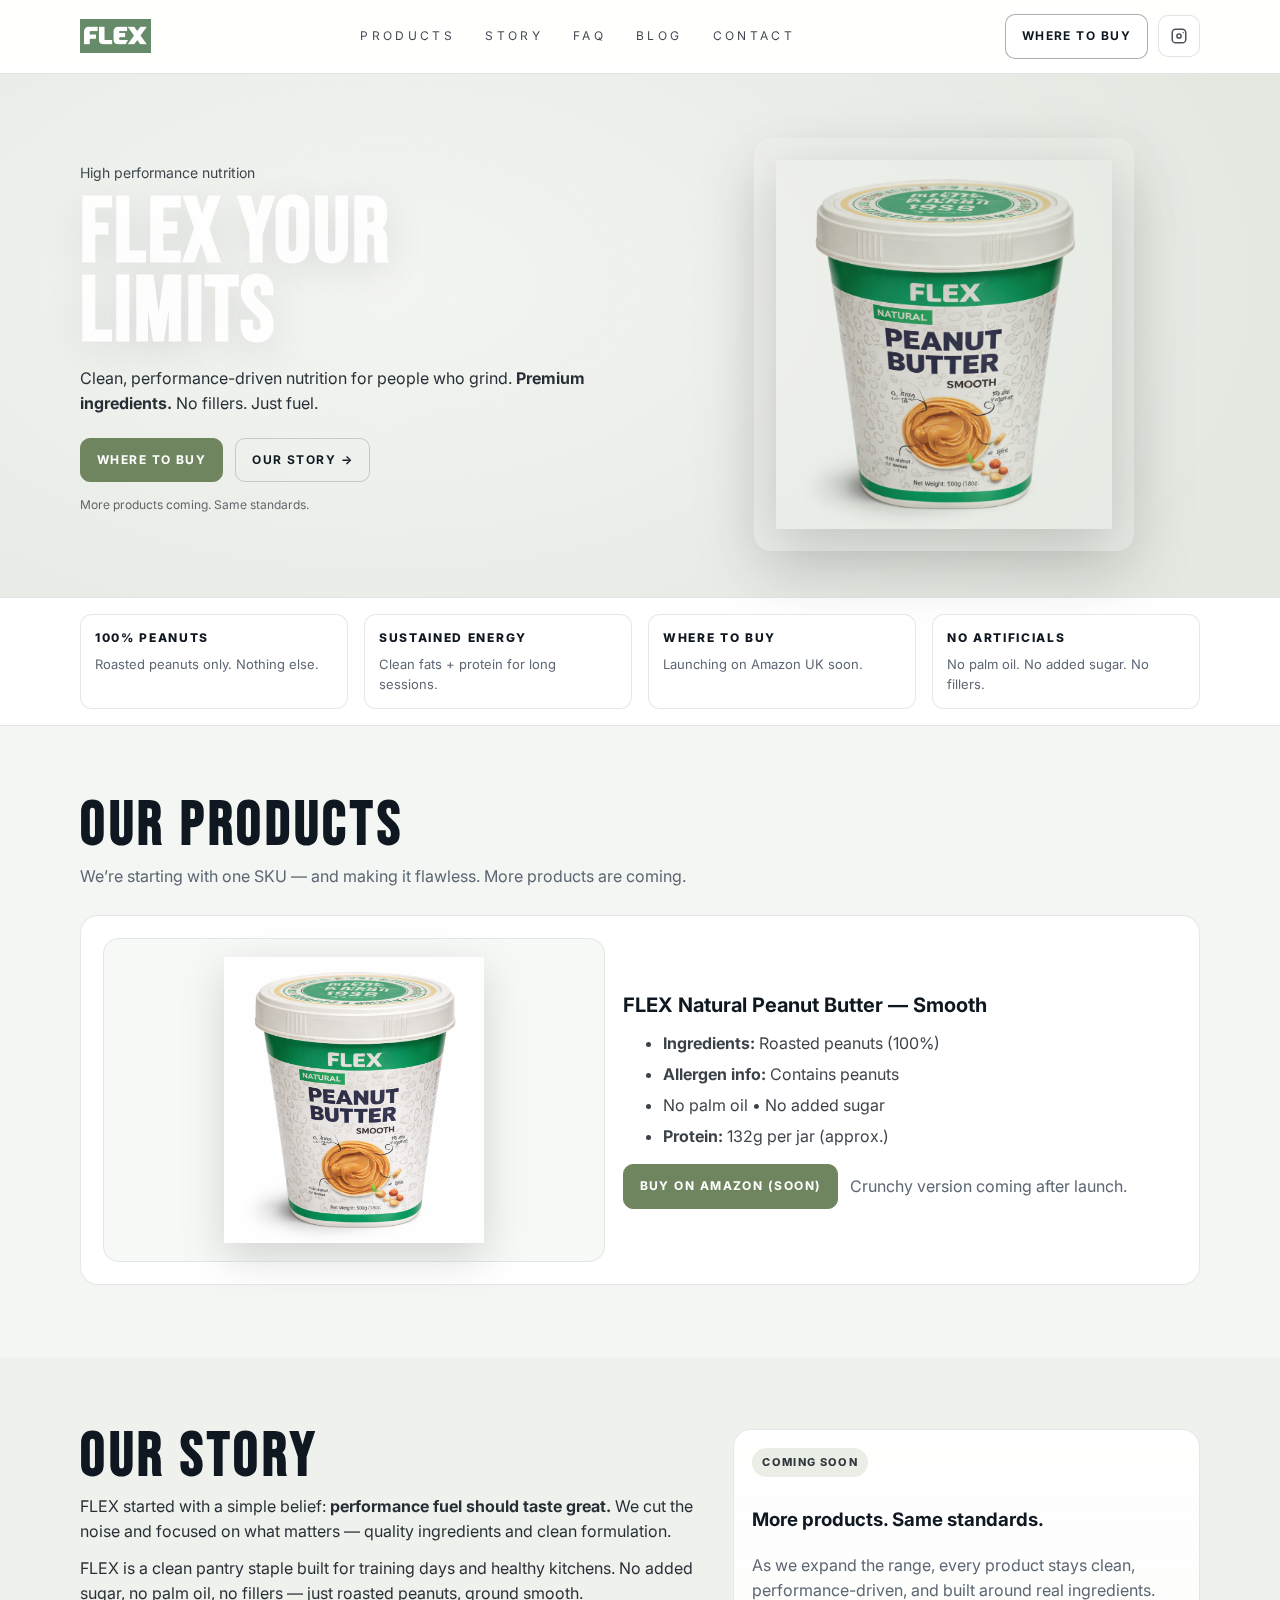
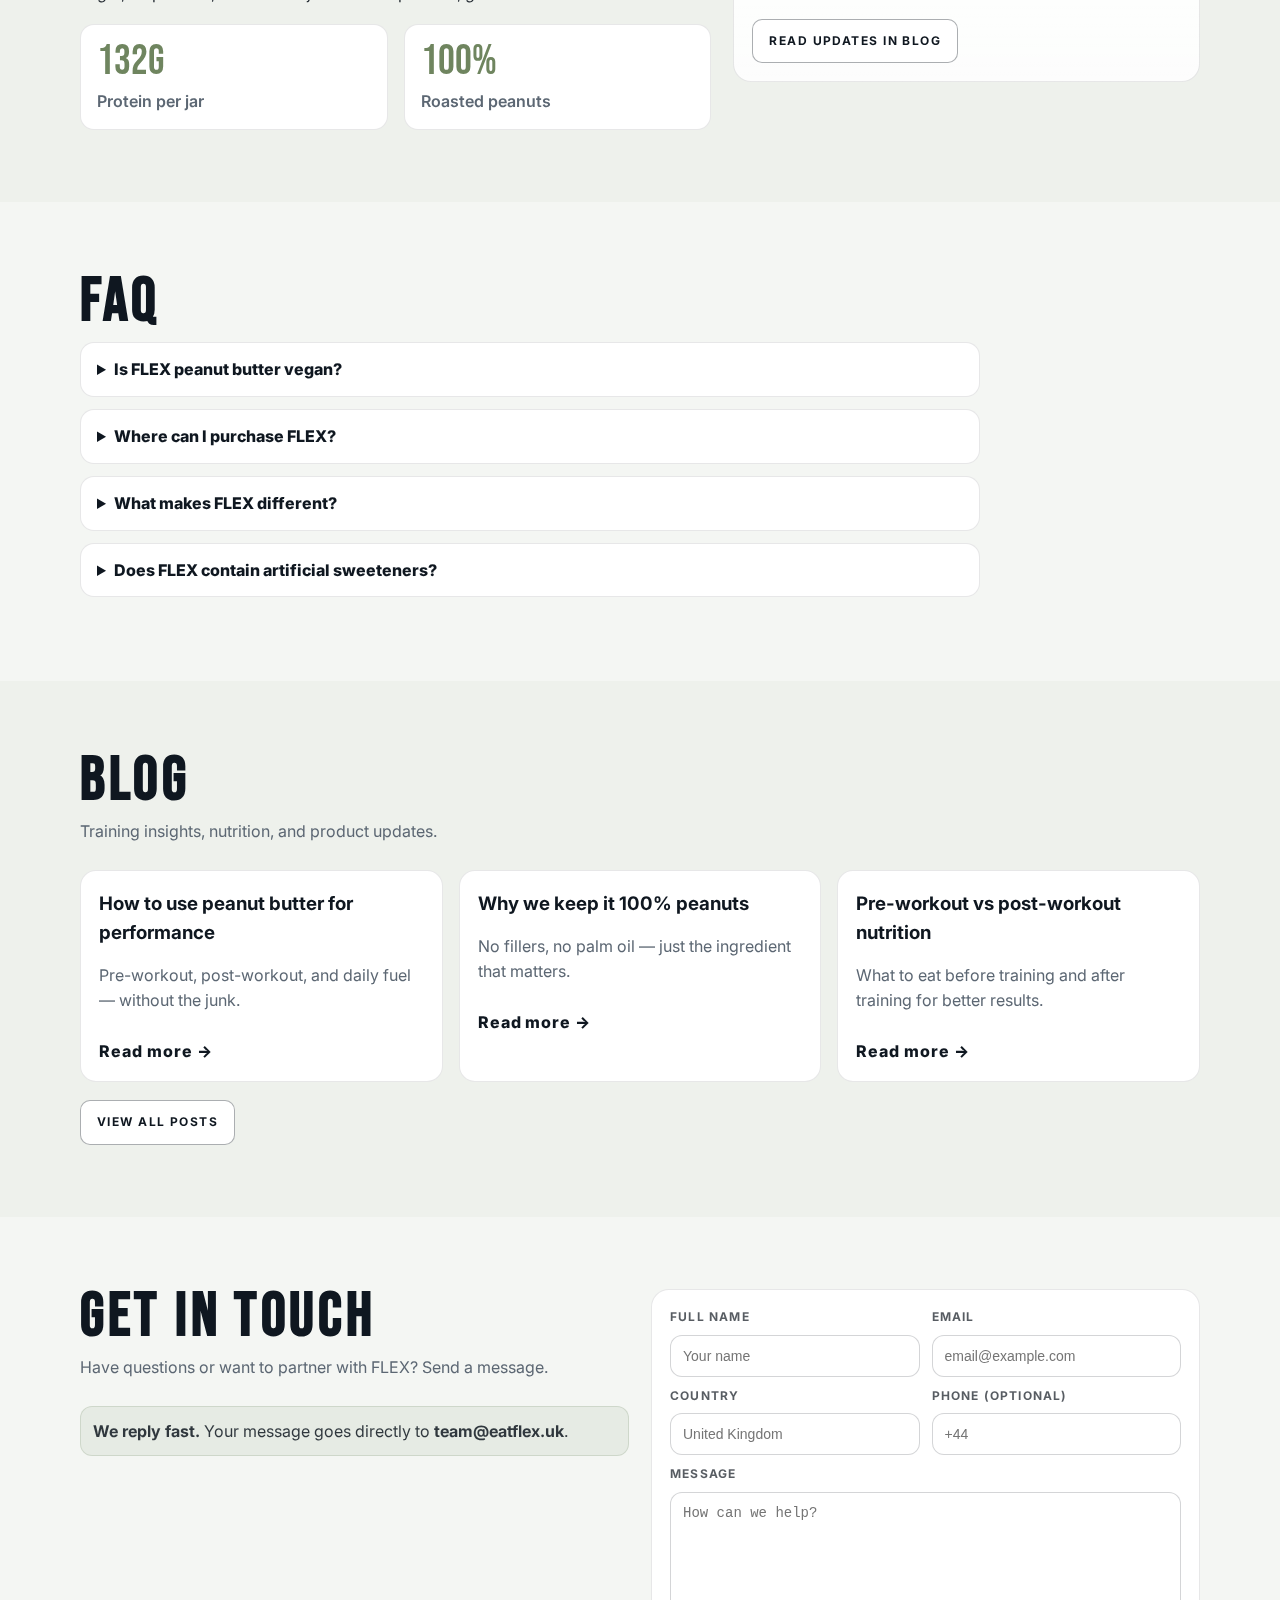
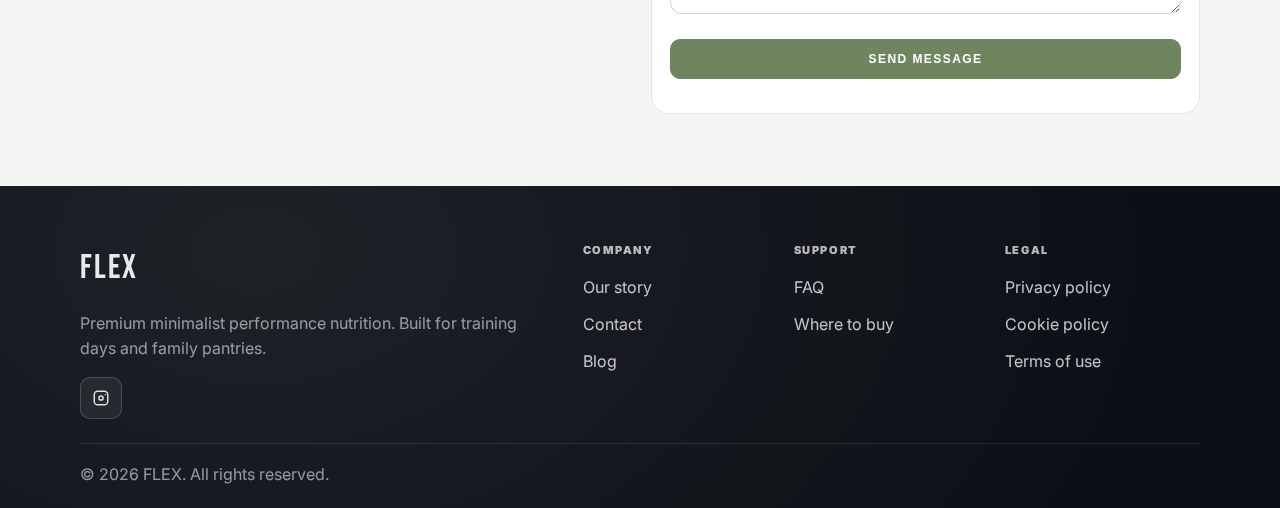
<file: index.html>
<!DOCTYPE html>
<html lang="en-GB">
  <head>
    <meta charset="utf-8" />
    <meta name="viewport" content="width=device-width, initial-scale=1" />

    <title>FLEX — Performance Peanut Butter</title>
    <meta
      name="description"
      content="FLEX performance peanut butter. 100% roasted peanuts. No palm oil. No added sugar. Built for training days and everyday fuel."
    />
    <meta name="robots" content="index,follow" />
    <meta name="theme-color" content="#667a5a" />

    <!-- Canonical -->
    <link rel="canonical" href="https://www.eatflex.uk/" />
    <meta property="og:url" content="https://www.eatflex.uk/" />

    <!-- Social preview -->
    <meta property="og:title" content="FLEX — Performance Peanut Butter" />
    <meta
      property="og:description"
      content="Clean, performance-driven fuel. Roasted peanuts. No fillers. Just FLEX."
    />
    <meta property="og:type" content="website" />
    <meta property="og:site_name" content="FLEX" />
    <meta property="og:locale" content="en_GB" />
    <meta property="og:image" content="https://www.eatflex.uk/assets/jar.png" />
    <meta name="twitter:card" content="summary_large_image" />
    <meta name="twitter:image" content="https://www.eatflex.uk/assets/jar.png" />

    <!-- Helpful for crawlers -->
    <link rel="sitemap" type="application/xml" href="/sitemap.xml" />

    <!-- Structured Data (Brand / Organization + Blog link) -->
    <script type="application/ld+json">
      {
        "@context": "https://schema.org",
        "@type": "Organization",
        "name": "FLEX",
        "url": "https://www.eatflex.uk/",
        "sameAs": ["https://instagram.com/eatflex.uk"],
        "hasPart": {
          "@type": "Blog",
          "url": "https://www.eatflex.uk/blog/"
        }
      }
    </script>

    <!-- Structured Data (Product) -->
    <script type="application/ld+json">
      {
        "@context": "https://schema.org",
        "@type": "Product",
        "name": "FLEX Natural Peanut Butter — Smooth",
        "brand": { "@type": "Brand", "name": "FLEX" },
        "description": "Premium performance peanut butter made from 100% roasted peanuts. No palm oil. No added sugar. No fillers.",
        "image": ["https://www.eatflex.uk/assets/jar.png"],
        "category": "Food, Beverages & Tobacco > Food Items > Nut Butters",
        "url": "https://www.eatflex.uk/#products",
        "offers": {
          "@type": "Offer",
          "url": "https://www.eatflex.uk/#where-to-buy",
          "availability": "https://schema.org/InStock",
          "priceCurrency": "GBP"
        }
      }
    </script>

    <link rel="icon" href="favicon.ico" />

    <link rel="preconnect" href="https://fonts.googleapis.com" />
    <link rel="preconnect" href="https://fonts.gstatic.com" crossorigin />
    <link
      href="https://fonts.googleapis.com/css2?family=Bebas+Neue&family=Inter:wght@400;500;600;700&display=swap"
      rel="stylesheet"
    />

    <link rel="stylesheet" href="styles.css" />
  </head>

  <body>
    <!-- Header -->
    <header class="site-header" role="banner">
      <div class="container header-inner">
        <a class="brand" href="#top" aria-label="FLEX home">
          <img class="brand-logo" src="assets/logo.png" alt="FLEX" />
        </a>

        <nav class="nav" aria-label="Primary">
          <a href="#products">Products</a>
          <a href="#story">Story</a>
          <a href="#faq">FAQ</a>
          <a href="/blog/">Blog</a>
          <a href="#contact">Contact</a>
        </nav>

        <div class="header-cta">
          <a class="btn btn-outline" href="#where-to-buy">Where to buy</a>

          <!-- Instagram icon next to Where to buy -->
          <a
            class="icon-btn"
            href="https://instagram.com/eatflex.uk"
            target="_blank"
            rel="noreferrer"
            aria-label="FLEX on Instagram"
            title="Instagram"
          >
            <svg viewBox="0 0 24 24" aria-hidden="true">
              <path
                d="M7.5 2h9A5.5 5.5 0 0 1 22 7.5v9A5.5 5.5 0 0 1 16.5 22h-9A5.5 5.5 0 0 1 2 16.5v-9A5.5 5.5 0 0 1 7.5 2Zm9 2h-9A3.5 3.5 0 0 0 4 7.5v9A3.5 3.5 0 0 0 7.5 20h9A3.5 3.5 0 0 0 20 16.5v-9A3.5 3.5 0 0 0 16.5 4Zm-4.5 4.2a3.8 3.8 0 1 1 0 7.6 3.8 3.8 0 0 1 0-7.6Zm0 2a1.8 1.8 0 1 0 0 3.6 1.8 1.8 0 0 0 0-3.6ZM17.8 6.6a.9.9 0 1 1 0 1.8.9.9 0 0 1 0-1.8Z"
              />
            </svg>
          </a>

          <button class="burger" aria-label="Open menu" aria-expanded="false">
            <span></span><span></span><span></span>
          </button>
        </div>
      </div>

      <div class="mobile-nav" hidden>
        <a href="#products">Products</a>
        <a href="#story">Story</a>
        <a href="#faq">FAQ</a>
        <a href="/blog/">Blog</a>
        <a href="#contact">Contact</a>
        <a class="btn btn-solid" href="#where-to-buy">Where to buy</a>
        <a
          class="btn btn-outline"
          href="https://instagram.com/eatflex.uk"
          target="_blank"
          rel="noreferrer"
          >Instagram</a
        >
      </div>
    </header>

    <main id="top">
      <!-- Hero -->
      <section class="hero">
        <div class="container hero-grid">
          <div class="hero-copy">
            <div class="kicker">High performance nutrition</div>

            <h1 class="hero-title">
              FLEX YOUR<br />
              LIMITS
            </h1>

            <p class="hero-sub">
              Clean, performance-driven nutrition for people who grind.
              <strong>Premium ingredients.</strong> No fillers. Just fuel.
            </p>

            <div class="hero-actions">
              <a class="btn btn-solid" href="#where-to-buy">Where to buy</a>
              <a class="btn btn-ghost" href="#story">Our story →</a>
            </div>

            <p class="hero-micro">More products coming. Same standards.</p>
          </div>

          <div class="hero-media" aria-hidden="true">
            <div class="jar-wrap">
              <img class="jar" src="assets/jar.png" alt="" />
            </div>
          </div>
        </div>
      </section>

      <!-- Feature chips -->
      <section class="feature-row" aria-label="Key benefits">
        <div class="container feature-grid">
          <div class="feature-chip">
            <div class="feature-title">100% PEANUTS</div>
            <div class="feature-text">Roasted peanuts only. Nothing else.</div>
          </div>
          <div class="feature-chip">
            <div class="feature-title">SUSTAINED ENERGY</div>
            <div class="feature-text">Clean fats + protein for long sessions.</div>
          </div>
          <div class="feature-chip" id="where-to-buy">
            <div class="feature-title">WHERE TO BUY</div>
            <div class="feature-text">Launching on Amazon UK soon.</div>
          </div>
          <div class="feature-chip">
            <div class="feature-title">NO ARTIFICIALS</div>
            <div class="feature-text">No palm oil. No added sugar. No fillers.</div>
          </div>
        </div>
      </section>

      <!-- Products -->
      <section id="products" class="section">
        <div class="container">
          <h2 class="section-title">OUR PRODUCTS</h2>
          <p class="section-lead">
            We’re starting with one SKU — and making it flawless. More products are coming.
          </p>

          <div class="product-grid">
            <article class="product-card">
              <div class="product-media">
                <img src="assets/jar.png" alt="FLEX Natural Peanut Butter — Smooth" />
              </div>
              <div class="product-body">
                <h3>FLEX Natural Peanut Butter — Smooth</h3>

                <ul class="specs">
                  <li><strong>Ingredients:</strong> Roasted peanuts (100%)</li>
                  <li><strong>Allergen info:</strong> Contains peanuts</li>
                  <li>No palm oil • No added sugar</li>
                  <li><strong>Protein:</strong> 132g per jar (approx.)</li>
                </ul>

                <div class="product-actions">
                  <a class="btn btn-solid" href="#where-to-buy">Buy on Amazon (soon)</a>
                  <span class="muted">Crunchy version coming after launch.</span>
                </div>
              </div>
            </article>
          </div>
        </div>
      </section>

      <!-- Story -->
      <section id="story" class="section section-alt">
        <div class="container story-grid">
          <div>
            <h2 class="section-title">OUR STORY</h2>
            <p class="story-text">
              FLEX started with a simple belief: <strong>performance fuel should taste great.</strong>
              We cut the noise and focused on what matters — quality ingredients and clean formulation.
            </p>
            <p class="story-text">
              FLEX is a clean pantry staple built for training days and healthy kitchens.
              No added sugar, no palm oil, no fillers — just roasted peanuts, ground smooth.
            </p>

            <div class="stats">
              <div class="stat">
                <div class="stat-number">132g</div>
                <div class="stat-label">Protein per jar</div>
              </div>
              <div class="stat">
                <div class="stat-number">100%</div>
                <div class="stat-label">Roasted peanuts</div>
              </div>
            </div>
          </div>

          <div class="story-side">
            <div class="story-side-box">
              <div class="pill">Coming soon</div>
              <h3>More products. Same standards.</h3>
              <p class="muted">
                As we expand the range, every product stays clean, performance-driven,
                and built around real ingredients.
              </p>
              <a class="btn btn-outline" href="/blog/">Read updates in Blog</a>
            </div>
          </div>
        </div>
      </section>

      <!-- FAQ -->
      <section id="faq" class="section">
        <div class="container">
          <h2 class="section-title">FAQ</h2>

          <div class="faq">
            <details>
              <summary>Is FLEX peanut butter vegan?</summary>
              <p>Yes — it’s made from roasted peanuts only.</p>
            </details>

            <details>
              <summary>Where can I purchase FLEX?</summary>
              <p>We’re launching on Amazon UK soon. Follow Instagram for launch updates.</p>
            </details>

            <details>
              <summary>What makes FLEX different?</summary>
              <p>Clean formulation: no palm oil, no added sugar, no fillers. Built for performance.</p>
            </details>

            <details>
              <summary>Does FLEX contain artificial sweeteners?</summary>
              <p>No. No artificial sweeteners, no syrups, no fillers.</p>
            </details>
          </div>
        </div>
      </section>

      <!-- Blog -->
      <section id="blog" class="section section-alt">
        <div class="container">
          <h2 class="section-title">BLOG</h2>
          <p class="section-lead">Training insights, nutrition, and product updates.</p>

          <div class="blog-grid">
            <article class="blog-card">
              <h3>How to use peanut butter for performance</h3>
              <p class="muted">Pre-workout, post-workout, and daily fuel — without the junk.</p>
              <a href="/blog/how-to-use-peanut-butter.html" class="text-link">Read more →</a>
            </article>

            <article class="blog-card">
              <h3>Why we keep it 100% peanuts</h3>
              <p class="muted">No fillers, no palm oil — just the ingredient that matters.</p>
              <a href="/blog/why-we-keep-it-100-peanuts.html" class="text-link">Read more →</a>
            </article>

            <article class="blog-card">
              <h3>Pre-workout vs post-workout nutrition</h3>
              <p class="muted">What to eat before training and after training for better results.</p>
              <a href="/blog/pre-workout-vs-post-workout-nutrition.html" class="text-link">Read more →</a>
            </article>
          </div>

          <div style="margin-top:18px;">
            <a class="btn btn-outline" href="/blog/">View all posts</a>
          </div>
        </div>
      </section>

      <!-- Contact -->
      <section id="contact" class="section">
        <div class="container contact-grid">
          <div>
            <h2 class="section-title">GET IN TOUCH</h2>
            <p class="section-lead">
              Have questions or want to partner with FLEX? Send a message.
            </p>

            <div class="contact-note">
              <strong>We reply fast.</strong> Your message goes directly to <strong>team@eatflex.uk</strong>.
            </div>
          </div>

          <form class="form" id="contactForm">
            <div class="form-row">
              <label>
                Full name
                <input name="name" type="text" placeholder="Your name" required />
              </label>
              <label>
                Email
                <input name="email" type="email" placeholder="email@example.com" required />
              </label>
            </div>

            <div class="form-row">
              <label>
                Country
                <input name="country" type="text" placeholder="United Kingdom" />
              </label>
              <label>
                Phone (optional)
                <input name="phone" type="tel" placeholder="+44" />
              </label>
            </div>

            <label>
              Message
              <textarea name="message" rows="6" placeholder="How can we help?" required></textarea>
            </label>

            <!-- Honeypot (bots fill this; humans won't) -->
            <input name="website" autocomplete="off" tabindex="-1" style="display:none" />

            <button class="btn btn-solid btn-full" type="submit">Send message</button>
            <p id="formStatus" class="muted" style="margin-top:10px;" role="status" aria-live="polite"></p>
          </form>
        </div>
      </section>
    </main>

    <!-- Footer -->
    <footer class="footer">
      <div class="container footer-grid">
        <div class="footer-brand">
          <div class="footer-logo">FLEX</div>
          <p class="muted">
            Premium minimalist performance nutrition. Built for training days and family pantries.
          </p>

          <a
            class="icon-btn footer-ig"
            href="https://instagram.com/eatflex.uk"
            target="_blank"
            rel="noreferrer"
            aria-label="FLEX on Instagram"
            title="Instagram"
          >
            <svg viewBox="0 0 24 24" aria-hidden="true">
              <path
                d="M7.5 2h9A5.5 5.5 0 0 1 22 7.5v9A5.5 5.5 0 0 1 16.5 22h-9A5.5 5.5 0 0 1 2 16.5v-9A5.5 5.5 0 0 1 7.5 2Zm9 2h-9A3.5 3.5 0 0 0 4 7.5v9A3.5 3.5 0 0 0 7.5 20h9A3.5 3.5 0 0 0 20 16.5v-9A3.5 3.5 0 0 0 16.5 4Zm-4.5 4.2a3.8 3.8 0 1 1 0 7.6 3.8 3.8 0 0 1 0-7.6Zm0 2a1.8 1.8 0 1 0 0 3.6 1.8 1.8 0 0 0 0-3.6ZM17.8 6.6a.9.9 0 1 1 0 1.8.9.9 0 0 1 0-1.8Z"
              />
            </svg>
          </a>
        </div>

        <div class="footer-links">
          <div class="footer-col">
            <div class="footer-heading">Company</div>
            <a href="#story">Our story</a>
            <a href="#contact">Contact</a>
            <a href="/blog/">Blog</a>
          </div>

          <div class="footer-col">
            <div class="footer-heading">Support</div>
            <a href="#faq">FAQ</a>
            <a href="#where-to-buy">Where to buy</a>
          </div>

          <div class="footer-col">
            <div class="footer-heading">Legal</div>
            <a href="privacy.html">Privacy policy</a>
            <a href="cookies.html">Cookie policy</a>
            <a href="terms.html">Terms of use</a>
          </div>
        </div>
      </div>

      <div class="container footer-bottom">
        <div class="muted">© <span id="year"></span> FLEX. All rights reserved.</div>
      </div>
    </footer>

    <script>
      // Year
      document.getElementById("year").textContent = new Date().getFullYear();

      // Mobile nav
      const burger = document.querySelector(".burger");
      const mobileNav = document.querySelector(".mobile-nav");
      burger?.addEventListener("click", () => {
        const expanded = burger.getAttribute("aria-expanded") === "true";
        burger.setAttribute("aria-expanded", String(!expanded));
        mobileNav.hidden = expanded;
      });
      mobileNav?.querySelectorAll("a").forEach((a) => {
        a.addEventListener("click", () => {
          burger.setAttribute("aria-expanded", "false");
          mobileNav.hidden = true;
        });
      });

      // Contact form -> API Gateway
      const API_BASE = "https://3laos9k9hb.execute-api.eu-west-2.amazonaws.com";
      const form = document.getElementById("contactForm");
      const statusEl = document.getElementById("formStatus");

      form?.addEventListener("submit", async (e) => {
        e.preventDefault();
        if (statusEl) statusEl.textContent = "Sending…";

        const payload = Object.fromEntries(new FormData(form).entries());

        // Honeypot: if bots fill this, fake success without calling API
        if (payload.website && String(payload.website).trim().length > 0) {
          form.reset();
          if (statusEl) statusEl.textContent = "Message sent. We’ll get back to you soon.";
          return;
        }

        try {
          const res = await fetch(API_BASE.replace(/\/$/, "") + "/contact", {
            method: "POST",
            headers: { "Content-Type": "application/json" },
            body: JSON.stringify(payload),
          });

          const text = await res.text();
          let data = null;
          try { data = JSON.parse(text); } catch {}

          // Success if HTTP 2xx AND (no JSON, or JSON doesn't say ok:false)
          const ok = res.ok && (data?.ok !== false);

          if (!ok) {
            console.error("Contact error:", res.status, text);
            throw new Error(data?.error || `Request failed (${res.status})`);
          }

          form.reset();
          if (statusEl) statusEl.textContent = "Message sent. We’ll get back to you soon.";
        } catch (err) {
          console.error(err);
          if (statusEl) statusEl.textContent = "Error: " + (err?.message || err);
        }
      });
    </script>
  </body>
</html>
</file>
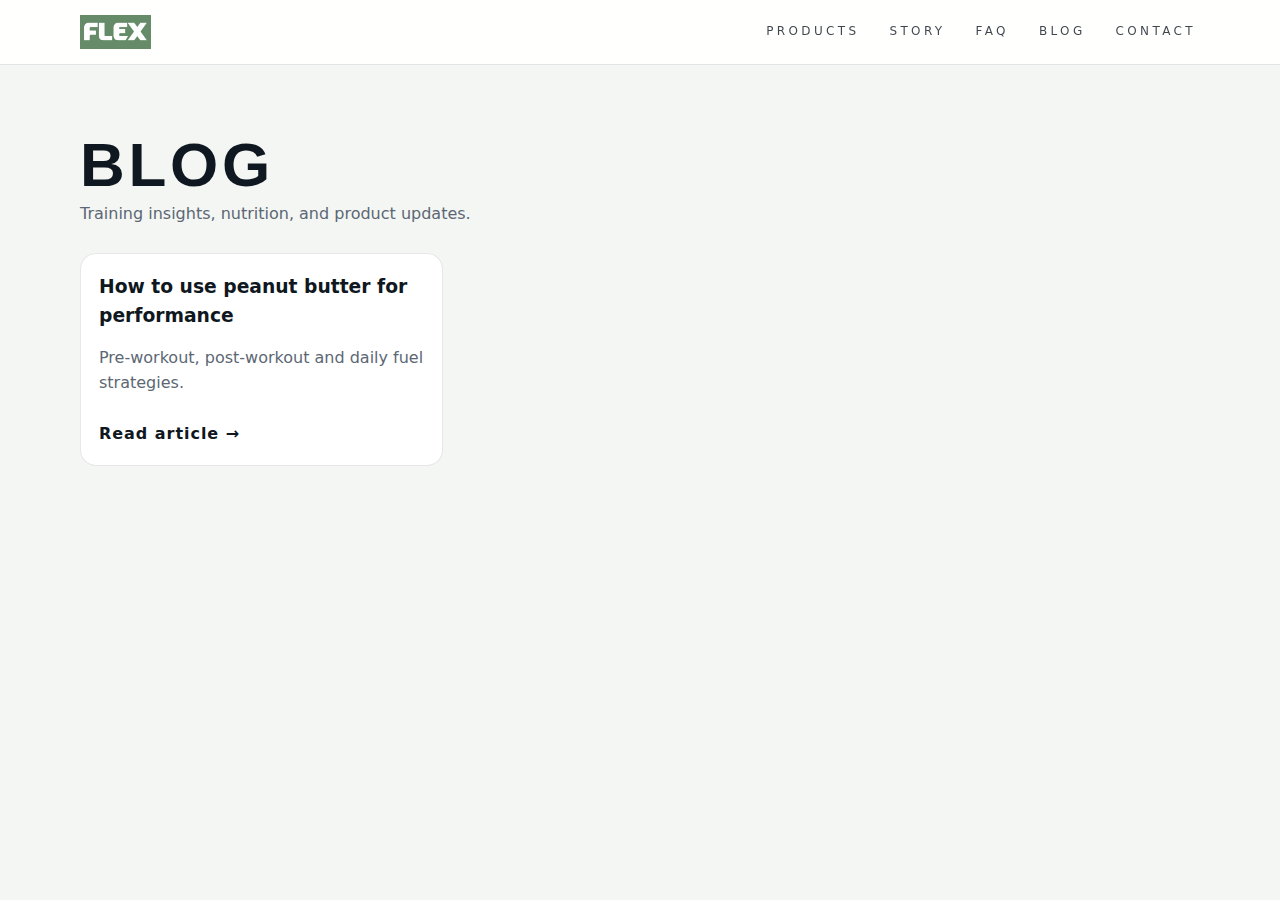
<file: Blog/index.html>
<!DOCTYPE html>
<html lang="en-GB">
<head>
  <meta charset="utf-8" />
  <meta name="viewport" content="width=device-width, initial-scale=1" />
  <title>FLEX Blog — Training & Nutrition</title>
  <meta name="description" content="Training insights, performance nutrition and product updates from FLEX." />
  <link rel="stylesheet" href="/styles.css" />
</head>

<body>
  <!-- Reuse your header -->
  <header class="site-header">
    <div class="container header-inner">
      <a class="brand" href="/">
        <img class="brand-logo" src="/assets/logo.png" alt="FLEX" />
      </a>
      <nav class="nav">
        <a href="/#products">Products</a>
        <a href="/#story">Story</a>
        <a href="/#faq">FAQ</a>
        <a href="/blog/">Blog</a>
        <a href="/#contact">Contact</a>
      </nav>
    </div>
  </header>

  <main class="section">
    <div class="container">
      <h1 class="section-title">BLOG</h1>
      <p class="section-lead">
        Training insights, nutrition, and product updates.
      </p>

      <div class="blog-grid">

        <article class="blog-card">
          <h3>How to use peanut butter for performance</h3>
          <p class="muted">Pre-workout, post-workout and daily fuel strategies.</p>
          <a href="/blog/how-to-use-peanut-butter.html" class="text-link">
            Read article →
          </a>
        </article>

      </div>
    </div>
  </main>
</body>
</html>
</file>
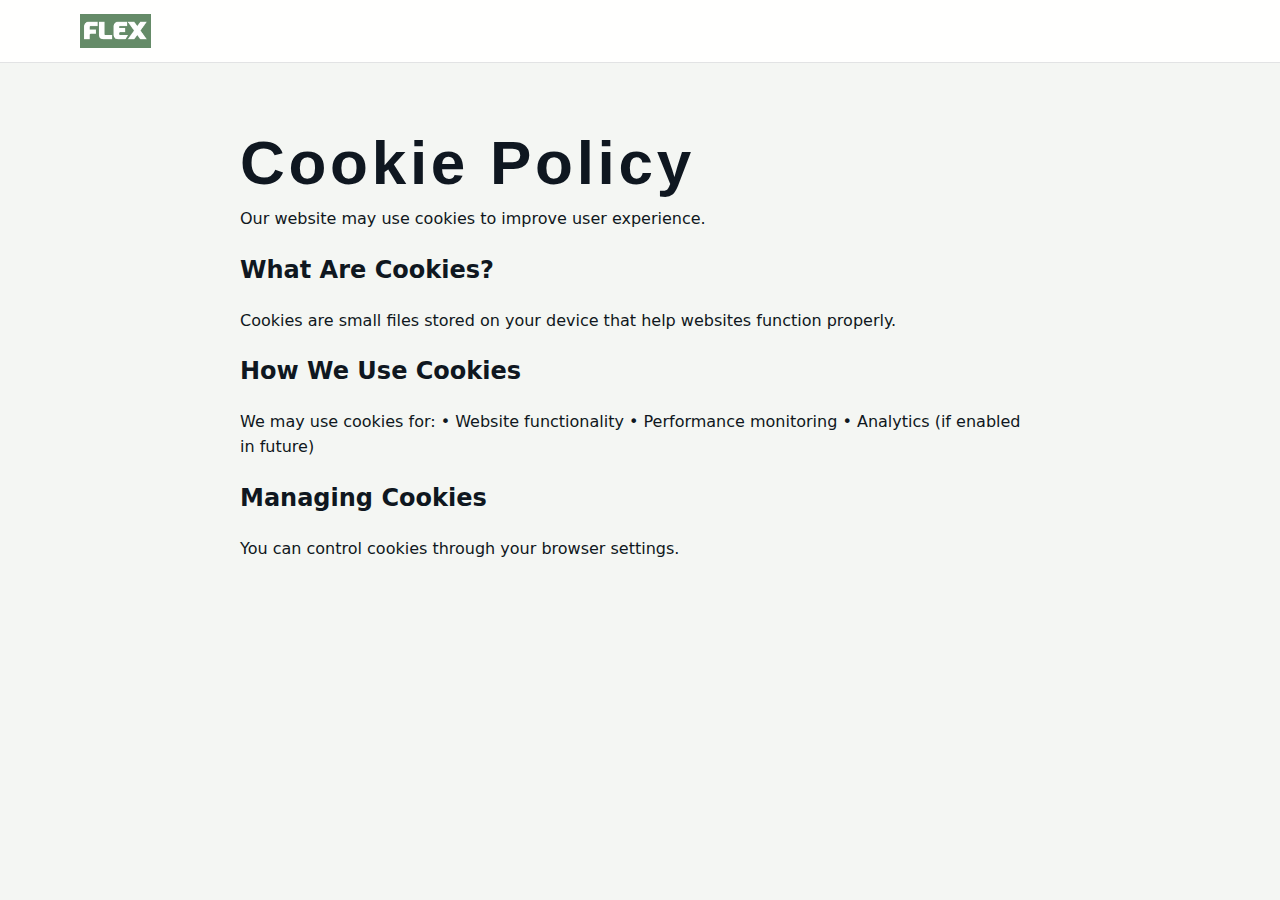
<file: cookies.html>
<!DOCTYPE html>
<html lang="en-GB">
<head>
  <meta charset="utf-8" />
  <meta name="viewport" content="width=device-width, initial-scale=1" />
  <title>Cookie Policy | FLEX</title>
  <meta name="robots" content="index,follow" />
  <link rel="canonical" href="https://www.eatflex.uk/cookies.html" />
  <link rel="stylesheet" href="/styles.css" />
</head>

<body>
<header class="site-header">
  <div class="container header-inner">
    <a class="brand" href="/"><img class="brand-logo" src="/assets/logo.png" alt="FLEX" /></a>
  </div>
</header>

<main class="section">
  <div class="container" style="max-width:800px">

    <h1 class="section-title">Cookie Policy</h1>

    <p>
      Our website may use cookies to improve user experience.
    </p>

    <h2>What Are Cookies?</h2>
    <p>
      Cookies are small files stored on your device that help websites function properly.
    </p>

    <h2>How We Use Cookies</h2>
    <p>
      We may use cookies for:
      • Website functionality  
      • Performance monitoring  
      • Analytics (if enabled in future)
    </p>

    <h2>Managing Cookies</h2>
    <p>
      You can control cookies through your browser settings.
    </p>

  </div>
</main>
</body>
</html>
</file>
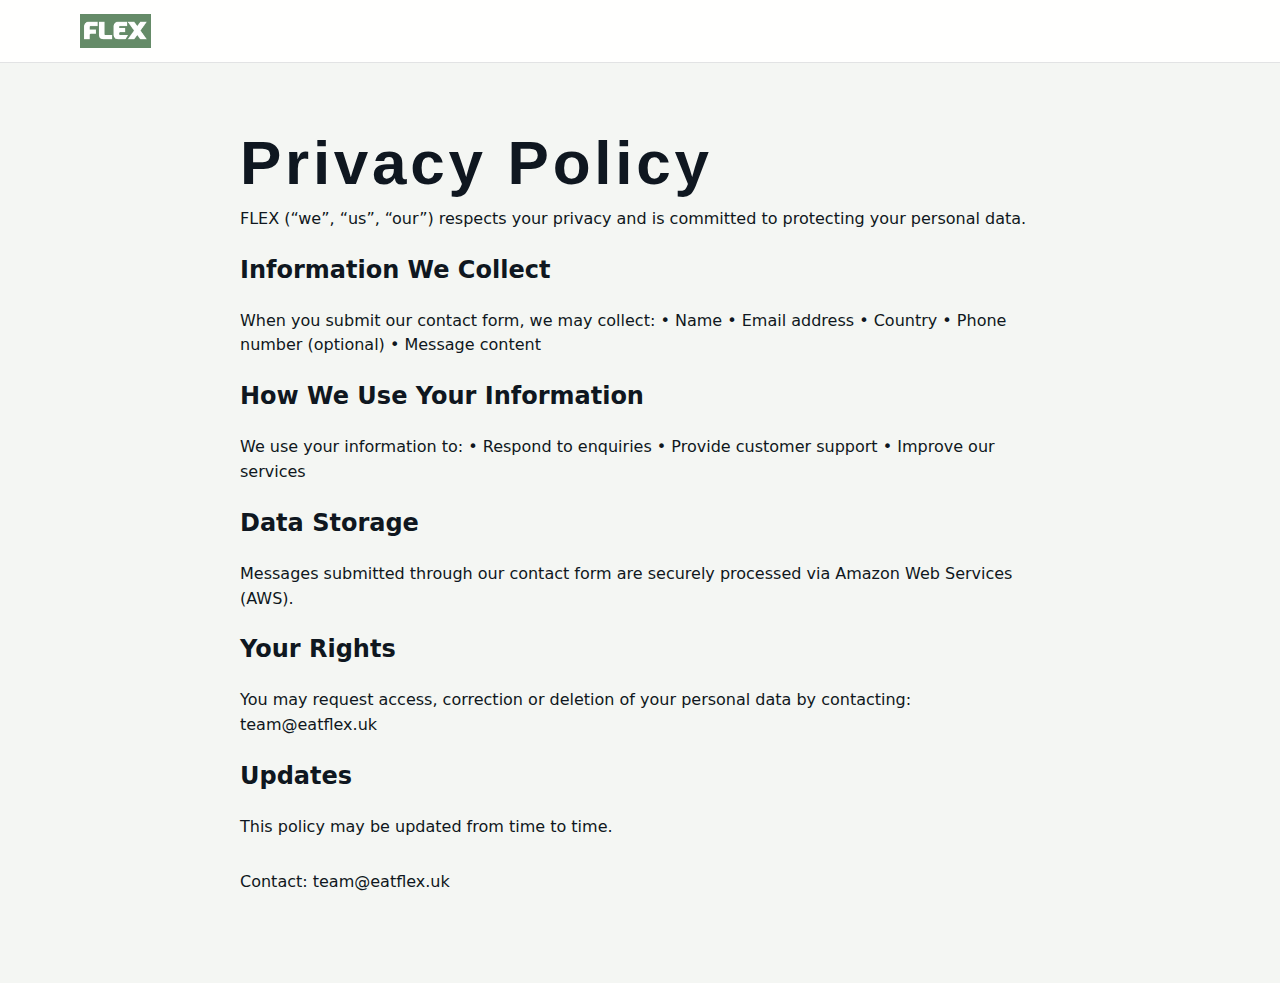
<file: privacy.html>
<!DOCTYPE html>
<html lang="en-GB">
<head>
  <meta charset="utf-8" />
  <meta name="viewport" content="width=device-width, initial-scale=1" />
  <title>Privacy Policy | FLEX</title>
  <meta name="robots" content="index,follow" />
  <link rel="canonical" href="https://www.eatflex.uk/privacy.html" />
  <link rel="stylesheet" href="/styles.css" />
</head>

<body>
<header class="site-header">
  <div class="container header-inner">
    <a class="brand" href="/"><img class="brand-logo" src="/assets/logo.png" alt="FLEX" /></a>
  </div>
</header>

<main class="section">
  <div class="container" style="max-width:800px">

    <h1 class="section-title">Privacy Policy</h1>

    <p>
      FLEX (“we”, “us”, “our”) respects your privacy and is committed to protecting your personal data.
    </p>

    <h2>Information We Collect</h2>
    <p>
      When you submit our contact form, we may collect:
      • Name  
      • Email address  
      • Country  
      • Phone number (optional)  
      • Message content
    </p>

    <h2>How We Use Your Information</h2>
    <p>
      We use your information to:
      • Respond to enquiries  
      • Provide customer support  
      • Improve our services
    </p>

    <h2>Data Storage</h2>
    <p>
      Messages submitted through our contact form are securely processed via Amazon Web Services (AWS).
    </p>

    <h2>Your Rights</h2>
    <p>
      You may request access, correction or deletion of your personal data by contacting:
      team@eatflex.uk
    </p>

    <h2>Updates</h2>
    <p>
      This policy may be updated from time to time.
    </p>

    <p style="margin-top:30px;">
      Contact: team@eatflex.uk
    </p>

  </div>
</main>
</body>
</html>
</file>
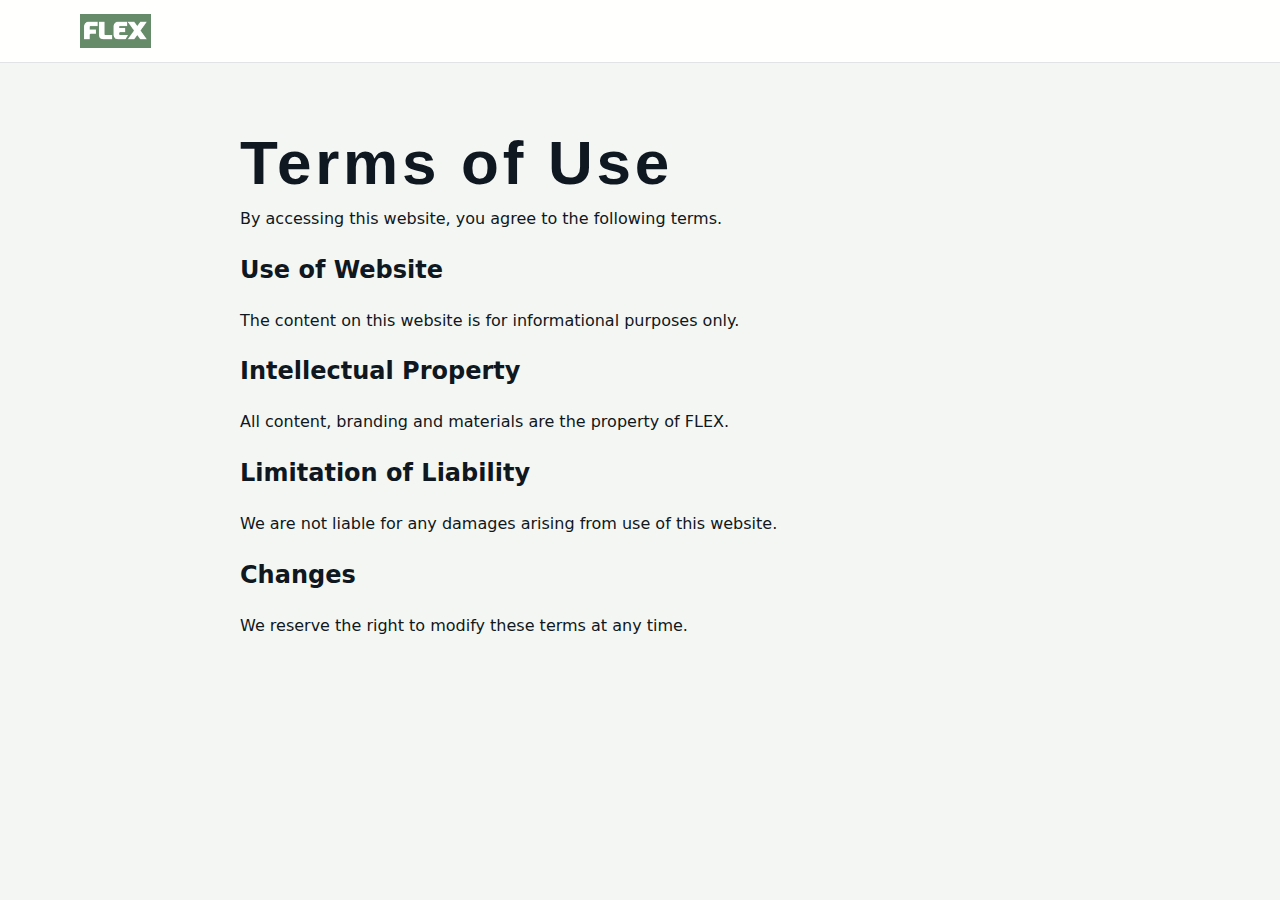
<file: terms.html>
<!DOCTYPE html>
<html lang="en-GB">
<head>
  <meta charset="utf-8" />
  <meta name="viewport" content="width=device-width, initial-scale=1" />
  <title>Terms of Use | FLEX</title>
  <meta name="robots" content="index,follow" />
  <link rel="canonical" href="https://www.eatflex.uk/terms.html" />
  <link rel="stylesheet" href="/styles.css" />
</head>

<body>
<header class="site-header">
  <div class="container header-inner">
    <a class="brand" href="/"><img class="brand-logo" src="/assets/logo.png" alt="FLEX" /></a>
  </div>
</header>

<main class="section">
  <div class="container" style="max-width:800px">

    <h1 class="section-title">Terms of Use</h1>

    <p>
      By accessing this website, you agree to the following terms.
    </p>

    <h2>Use of Website</h2>
    <p>
      The content on this website is for informational purposes only.
    </p>

    <h2>Intellectual Property</h2>
    <p>
      All content, branding and materials are the property of FLEX.
    </p>

    <h2>Limitation of Liability</h2>
    <p>
      We are not liable for any damages arising from use of this website.
    </p>

    <h2>Changes</h2>
    <p>
      We reserve the right to modify these terms at any time.
    </p>

  </div>
</main>
</body>
</html>
</file>
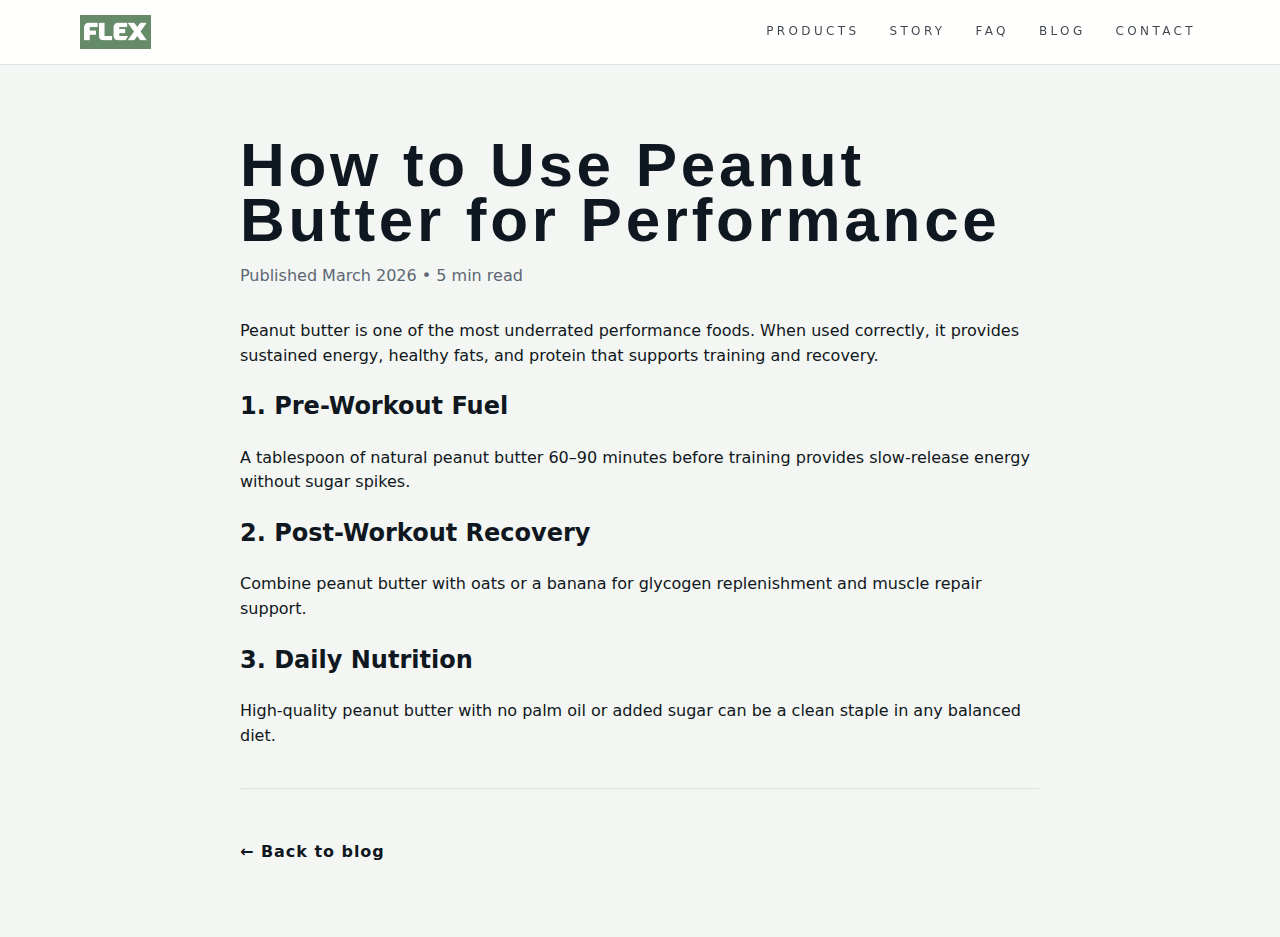
<file: Blog/how-to-use-peanut-butter.html>
<!DOCTYPE html>
<html lang="en-GB">
<head>
  <meta charset="utf-8" />
  <meta name="viewport" content="width=device-width, initial-scale=1" />

  <title>How to Use Peanut Butter for Performance | FLEX</title>
  <meta name="description" content="Learn how to use peanut butter for pre-workout energy, recovery and daily performance nutrition." />

  <link rel="canonical" href="https://www.eatflex.uk/blog/how-to-use-peanut-butter.html" />
  <link rel="stylesheet" href="/styles.css" />
</head>

<body>
  <header class="site-header">
    <div class="container header-inner">
      <a class="brand" href="/">
        <img class="brand-logo" src="/assets/logo.png" alt="FLEX" />
      </a>
      <nav class="nav">
        <a href="/#products">Products</a>
        <a href="/#story">Story</a>
        <a href="/#faq">FAQ</a>
        <a href="/blog/">Blog</a>
        <a href="/#contact">Contact</a>
      </nav>
    </div>
  </header>

  <main class="section">
    <div class="container" style="max-width:800px">

      <h1 class="section-title">
        How to Use Peanut Butter for Performance
      </h1>

      <p class="muted" style="margin-bottom:30px;">
        Published March 2026 • 5 min read
      </p>

      <p>
        Peanut butter is one of the most underrated performance foods.
        When used correctly, it provides sustained energy, healthy fats,
        and protein that supports training and recovery.
      </p>

      <h2>1. Pre-Workout Fuel</h2>
      <p>
        A tablespoon of natural peanut butter 60–90 minutes before training
        provides slow-release energy without sugar spikes.
      </p>

      <h2>2. Post-Workout Recovery</h2>
      <p>
        Combine peanut butter with oats or a banana for glycogen replenishment
        and muscle repair support.
      </p>

      <h2>3. Daily Nutrition</h2>
      <p>
        High-quality peanut butter with no palm oil or added sugar
        can be a clean staple in any balanced diet.
      </p>

      <hr style="margin:40px 0; opacity:.2;">

      <a href="/blog/" class="text-link">← Back to blog</a>

    </div>
  </main>
</body>
</html>
</file>
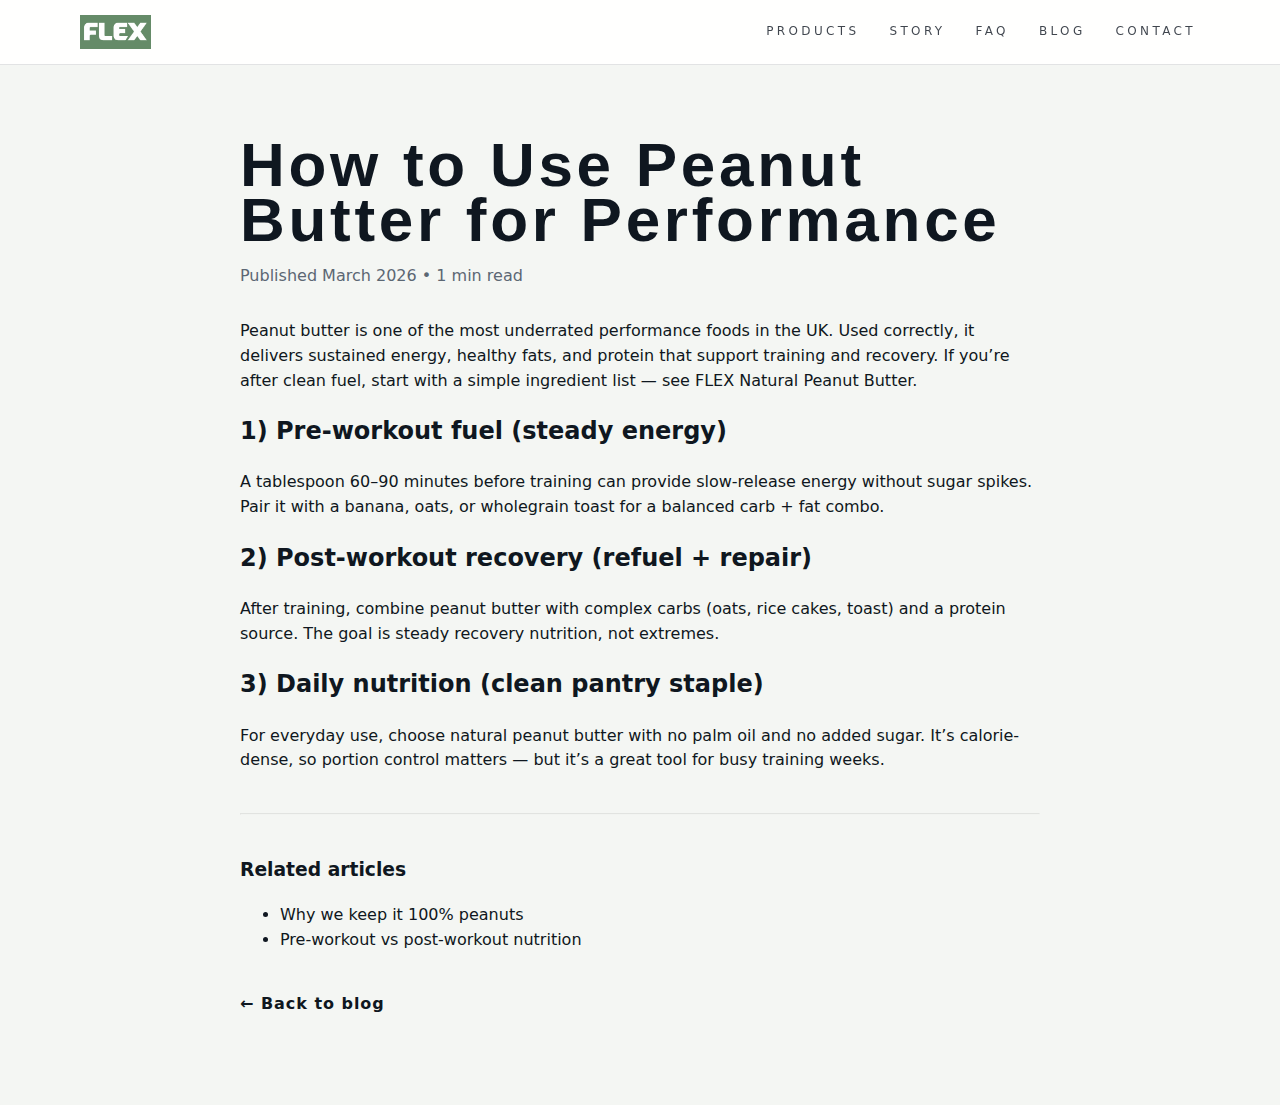
<file: blog/how-to-use-peanut-butter.html>
<!DOCTYPE html>
<html lang="en-GB">
<head>
  <meta charset="utf-8" />
  <meta name="viewport" content="width=device-width, initial-scale=1" />

  <title>How to Use Peanut Butter for Performance | FLEX</title>
  <meta name="description" content="How to use peanut butter for gym performance: pre-workout fuel, post-workout recovery, and clean daily nutrition (UK)." />
  <meta name="robots" content="index,follow" />
  <link rel="canonical" href="https://www.eatflex.uk/blog/how-to-use-peanut-butter.html" />

  <!-- Open Graph -->
  <meta property="og:title" content="How to Use Peanut Butter for Performance | FLEX" />
  <meta property="og:description" content="Pre-workout energy, post-workout recovery, and clean daily nutrition using peanut butter." />
  <meta property="og:type" content="article" />
  <meta property="og:url" content="https://www.eatflex.uk/blog/how-to-use-peanut-butter.html" />
  <meta property="og:image" content="https://www.eatflex.uk/assets/jar.png" />
  <meta property="og:site_name" content="FLEX" />

  <!-- Twitter -->
  <meta name="twitter:card" content="summary_large_image" />
  <meta name="twitter:image" content="https://www.eatflex.uk/assets/jar.png" />

  <!-- Structured Data: Breadcrumbs -->
  <script type="application/ld+json">
  {
    "@context":"https://schema.org",
    "@type":"BreadcrumbList",
    "itemListElement":[
      { "@type":"ListItem", "position":1, "name":"Home", "item":"https://www.eatflex.uk/" },
      { "@type":"ListItem", "position":2, "name":"Blog", "item":"https://www.eatflex.uk/blog/" },
      { "@type":"ListItem", "position":3, "name":"How to Use Peanut Butter for Performance", "item":"https://www.eatflex.uk/blog/how-to-use-peanut-butter.html" }
    ]
  }
  </script>

  <!-- Structured Data: BlogPosting -->
  <script type="application/ld+json">
  {
    "@context":"https://schema.org",
    "@type":"BlogPosting",
    "headline":"How to Use Peanut Butter for Performance",
    "description":"How to use peanut butter for gym performance: pre-workout fuel, post-workout recovery, and clean daily nutrition (UK).",
    "image":"https://www.eatflex.uk/assets/jar.png",
    "author":{ "@type":"Organization", "name":"FLEX" },
    "publisher":{
      "@type":"Organization",
      "name":"FLEX",
      "logo":{ "@type":"ImageObject", "url":"https://www.eatflex.uk/assets/logo.png" }
    },
    "datePublished":"2026-03-23",
    "dateModified":"2026-03-23",
    "mainEntityOfPage":{ "@type":"WebPage", "@id":"https://www.eatflex.uk/blog/how-to-use-peanut-butter.html" }
  }
  </script>

  <!-- Structured Data: FAQ -->
  <script type="application/ld+json">
  {
    "@context":"https://schema.org",
    "@type":"FAQPage",
    "mainEntity":[
      {
        "@type":"Question",
        "name":"Is peanut butter good for the gym?",
        "acceptedAnswer":{
          "@type":"Answer",
          "text":"Yes. Peanut butter provides energy-dense calories, healthy fats, and some protein. For performance, choose natural peanut butter with no palm oil or added sugar."
        }
      },
      {
        "@type":"Question",
        "name":"Is peanut butter better pre-workout or post-workout?",
        "acceptedAnswer":{
          "@type":"Answer",
          "text":"Both can work. Pre-workout: small portion with carbs for steady energy. Post-workout: pair with complex carbs and protein to support recovery."
        }
      },
      {
        "@type":"Question",
        "name":"How much peanut butter should I eat for performance?",
        "acceptedAnswer":{
          "@type":"Answer",
          "text":"Start with 1 tablespoon and adjust to your goals. If bulking, you can increase portions; for cutting, keep portions controlled because it’s calorie-dense."
        }
      }
    ]
  }
  </script>

  <link rel="stylesheet" href="/styles.css" />
</head>

<body>
  <header class="site-header">
    <div class="container header-inner">
      <a class="brand" href="/">
        <img class="brand-logo" src="/assets/logo.png" alt="FLEX" />
      </a>
      <nav class="nav">
        <a href="/#products">Products</a>
        <a href="/#story">Story</a>
        <a href="/#faq">FAQ</a>
        <a href="/blog/">Blog</a>
        <a href="/#contact">Contact</a>
      </nav>
    </div>
  </header>

  <main class="section">
    <article class="container" id="post" style="max-width:800px">
      <h1 class="section-title">How to Use Peanut Butter for Performance</h1>

      <p class="muted" style="margin-bottom:30px;">
        Published March 2026 • <span id="readingTime">—</span>
      </p>

      <p>
        Peanut butter is one of the most underrated performance foods in the UK.
        Used correctly, it delivers sustained energy, healthy fats, and protein that support training and recovery.
        If you’re after clean fuel, start with a simple ingredient list — see <a href="/#products">FLEX Natural Peanut Butter</a>.
      </p>

      <h2>1) Pre-workout fuel (steady energy)</h2>
      <p>
        A tablespoon 60–90 minutes before training can provide slow-release energy without sugar spikes.
        Pair it with a banana, oats, or wholegrain toast for a balanced carb + fat combo.
      </p>

      <h2>2) Post-workout recovery (refuel + repair)</h2>
      <p>
        After training, combine peanut butter with complex carbs (oats, rice cakes, toast) and a protein source.
        The goal is steady recovery nutrition, not extremes.
      </p>

      <h2>3) Daily nutrition (clean pantry staple)</h2>
      <p>
        For everyday use, choose natural peanut butter with no palm oil and no added sugar.
        It’s calorie-dense, so portion control matters — but it’s a great tool for busy training weeks.
      </p>

      <hr style="margin:40px 0; opacity:.2;">

      <h3>Related articles</h3>
      <ul>
        <li><a href="/blog/why-we-keep-it-100-peanuts.html">Why we keep it 100% peanuts</a></li>
        <li><a href="/blog/pre-workout-vs-post-workout-nutrition.html">Pre-workout vs post-workout nutrition</a></li>
      </ul>

      <p style="margin-top:30px;">
        <a href="/blog/" class="text-link">← Back to blog</a>
      </p>
    </article>
  </main>

  <script>
    // Reading time: ~200 words/min
    (function () {
      const post = document.getElementById("post");
      const el = document.getElementById("readingTime");
      if (!post || !el) return;

      const text = post.innerText || "";
      const words = text.trim().split(/\s+/).filter(Boolean).length;
      const minutes = Math.max(1, Math.round(words / 200));
      el.textContent = `${minutes} min read`;
    })();
  </script>
</body>
</html>
</file>
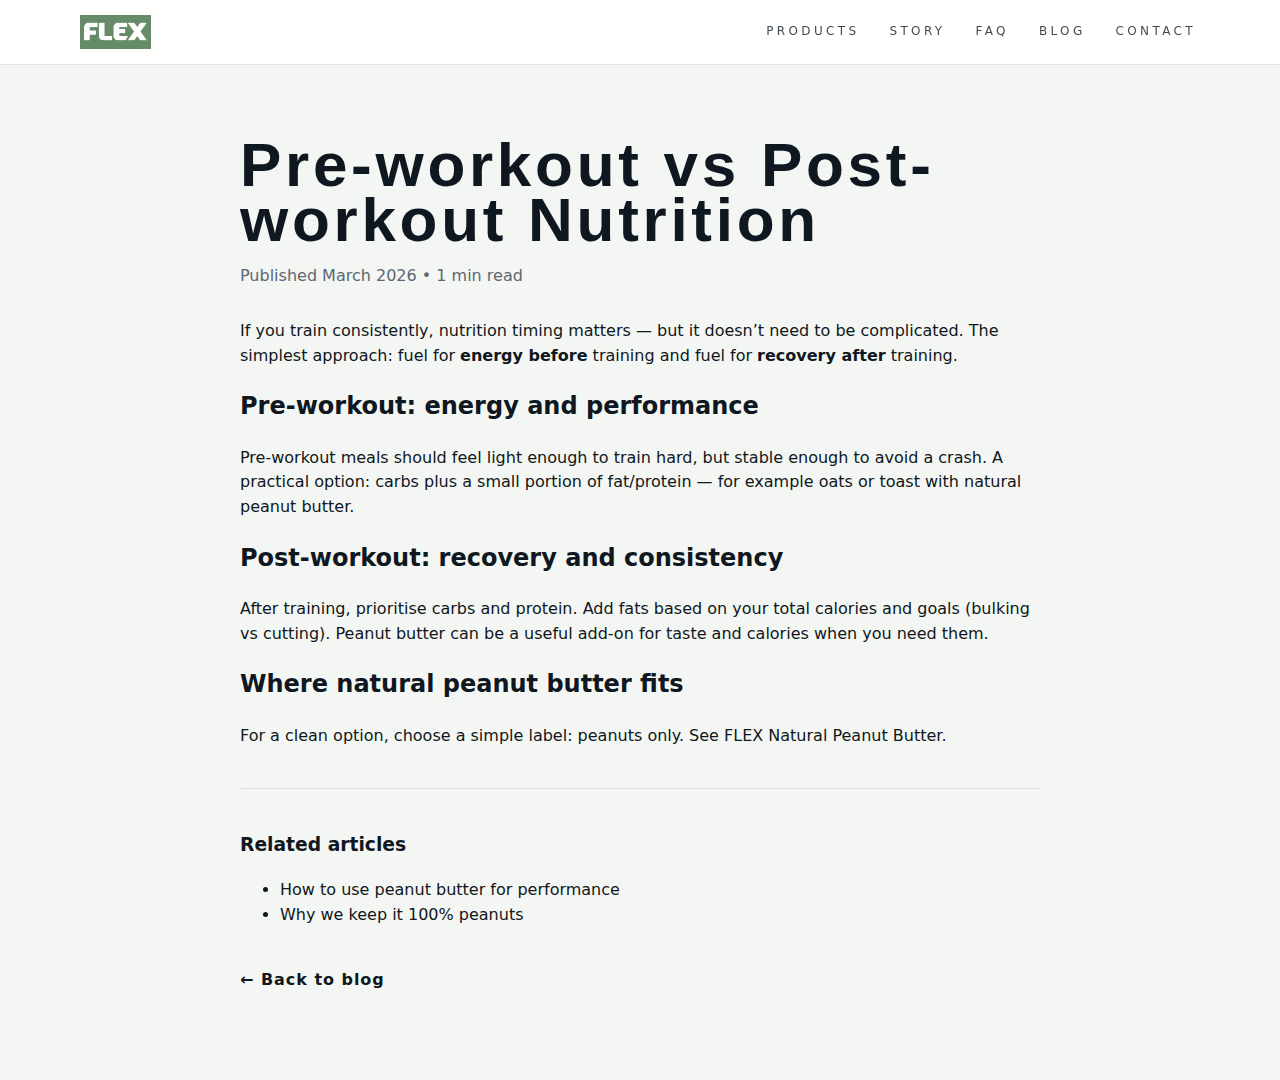
<file: blog/pre-workout-vs-post-workout-nutrition.html>
<!DOCTYPE html>
<html lang="en-GB">
<head>
  <meta charset="utf-8" />
  <meta name="viewport" content="width=device-width, initial-scale=1" />

  <title>Pre-Workout vs Post-Workout Nutrition | FLEX</title>
  <meta name="description" content="Pre-workout vs post-workout nutrition explained (UK): what to eat for energy, recovery and results — including where peanut butter fits." />
  <meta name="robots" content="index,follow" />
  <link rel="canonical" href="https://www.eatflex.uk/blog/pre-workout-vs-post-workout-nutrition.html" />

  <meta property="og:title" content="Pre-Workout vs Post-Workout Nutrition | FLEX" />
  <meta property="og:description" content="Fuel before training for energy, and after training for recovery — the simple approach." />
  <meta property="og:type" content="article" />
  <meta property="og:url" content="https://www.eatflex.uk/blog/pre-workout-vs-post-workout-nutrition.html" />
  <meta property="og:image" content="https://www.eatflex.uk/assets/jar.png" />
  <meta property="og:site_name" content="FLEX" />

  <meta name="twitter:card" content="summary_large_image" />
  <meta name="twitter:image" content="https://www.eatflex.uk/assets/jar.png" />

  <!-- Breadcrumbs -->
  <script type="application/ld+json">
  {
    "@context":"https://schema.org",
    "@type":"BreadcrumbList",
    "itemListElement":[
      { "@type":"ListItem", "position":1, "name":"Home", "item":"https://www.eatflex.uk/" },
      { "@type":"ListItem", "position":2, "name":"Blog", "item":"https://www.eatflex.uk/blog/" },
      { "@type":"ListItem", "position":3, "name":"Pre-workout vs Post-workout Nutrition", "item":"https://www.eatflex.uk/blog/pre-workout-vs-post-workout-nutrition.html" }
    ]
  }
  </script>

  <!-- BlogPosting -->
  <script type="application/ld+json">
  {
    "@context":"https://schema.org",
    "@type":"BlogPosting",
    "headline":"Pre-workout vs Post-workout Nutrition",
    "description":"Pre-workout vs post-workout nutrition explained (UK): what to eat for energy, recovery and results — including where peanut butter fits.",
    "image":"https://www.eatflex.uk/assets/jar.png",
    "author":{ "@type":"Organization", "name":"FLEX" },
    "publisher":{
      "@type":"Organization",
      "name":"FLEX",
      "logo":{ "@type":"ImageObject", "url":"https://www.eatflex.uk/assets/logo.png" }
    },
    "datePublished":"2026-03-23",
    "dateModified":"2026-03-23",
    "mainEntityOfPage":{ "@type":"WebPage", "@id":"https://www.eatflex.uk/blog/pre-workout-vs-post-workout-nutrition.html" }
  }
  </script>

  <!-- FAQ -->
  <script type="application/ld+json">
  {
    "@context":"https://schema.org",
    "@type":"FAQPage",
    "mainEntity":[
      {
        "@type":"Question",
        "name":"What should I eat pre-workout for energy?",
        "acceptedAnswer":{
          "@type":"Answer",
          "text":"Aim for carbs for quick energy plus a small amount of fat/protein for stability. Many people use fruit + oats or toast with natural peanut butter 60–90 minutes before training."
        }
      },
      {
        "@type":"Question",
        "name":"What should I eat post-workout for recovery?",
        "acceptedAnswer":{
          "@type":"Answer",
          "text":"Prioritise carbs and protein after training. Add healthy fats if it fits your total calories—peanut butter can be a useful add-on for taste and calories, especially when bulking."
        }
      },
      {
        "@type":"Question",
        "name":"Is peanut butter good for bulking in the UK?",
        "acceptedAnswer":{
          "@type":"Answer",
          "text":"Yes. It’s calorie-dense and easy to add to meals. Choose natural peanut butter with no palm oil or added sugar to keep ingredients clean."
        }
      }
    ]
  }
  </script>

  <link rel="stylesheet" href="/styles.css" />
</head>

<body>
  <header class="site-header">
    <div class="container header-inner">
      <a class="brand" href="/">
        <img class="brand-logo" src="/assets/logo.png" alt="FLEX" />
      </a>
      <nav class="nav">
        <a href="/#products">Products</a>
        <a href="/#story">Story</a>
        <a href="/#faq">FAQ</a>
        <a href="/blog/">Blog</a>
        <a href="/#contact">Contact</a>
      </nav>
    </div>
  </header>

  <main class="section">
    <article class="container" id="post" style="max-width:800px">
      <h1 class="section-title">Pre-workout vs Post-workout Nutrition</h1>

      <p class="muted" style="margin-bottom:30px;">
        Published March 2026 • <span id="readingTime">—</span>
      </p>

      <p>
        If you train consistently, nutrition timing matters — but it doesn’t need to be complicated.
        The simplest approach: fuel for <strong>energy before</strong> training and fuel for <strong>recovery after</strong> training.
      </p>

      <h2>Pre-workout: energy and performance</h2>
      <p>
        Pre-workout meals should feel light enough to train hard, but stable enough to avoid a crash.
        A practical option: carbs plus a small portion of fat/protein — for example oats or toast with natural peanut butter.
      </p>

      <h2>Post-workout: recovery and consistency</h2>
      <p>
        After training, prioritise carbs and protein.
        Add fats based on your total calories and goals (bulking vs cutting).
        Peanut butter can be a useful add-on for taste and calories when you need them.
      </p>

      <h2>Where natural peanut butter fits</h2>
      <p>
        For a clean option, choose a simple label: peanuts only.
        See <a href="/#products">FLEX Natural Peanut Butter</a>.
      </p>

      <hr style="margin:40px 0; opacity:.2;">

      <h3>Related articles</h3>
      <ul>
        <li><a href="/blog/how-to-use-peanut-butter.html">How to use peanut butter for performance</a></li>
        <li><a href="/blog/why-we-keep-it-100-peanuts.html">Why we keep it 100% peanuts</a></li>
      </ul>

      <p style="margin-top:30px;">
        <a href="/blog/" class="text-link">← Back to blog</a>
      </p>
    </article>
  </main>

  <script>
    (function () {
      const post = document.getElementById("post");
      const el = document.getElementById("readingTime");
      if (!post || !el) return;

      const words = (post.innerText || "").trim().split(/\s+/).filter(Boolean).length;
      const minutes = Math.max(1, Math.round(words / 200));
      el.textContent = `${minutes} min read`;
    })();
  </script>
</body>
</html>
</file>
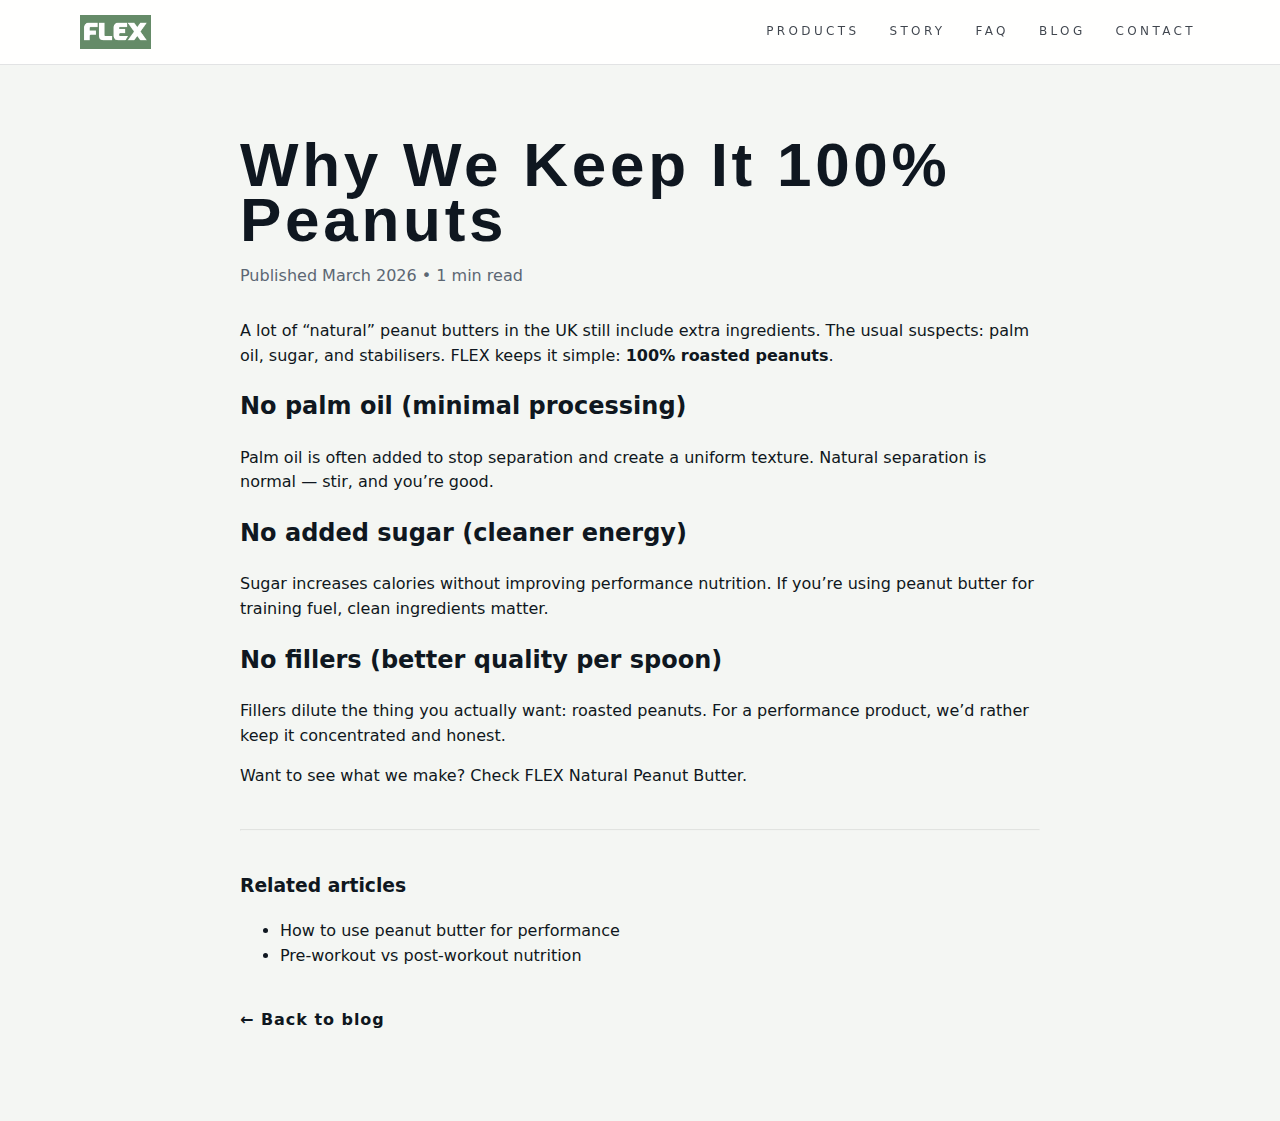
<file: blog/why-we-keep-it-100-peanuts.html>
<!DOCTYPE html>
<html lang="en-GB">
<head>
  <meta charset="utf-8" />
  <meta name="viewport" content="width=device-width, initial-scale=1" />

  <title>Why We Keep It 100% Peanuts | FLEX</title>
  <meta name="description" content="Why we make peanut butter with 1 ingredient only: 100% peanuts. No palm oil, no added sugar, no fillers (UK)." />
  <meta name="robots" content="index,follow" />
  <link rel="canonical" href="https://www.eatflex.uk/blog/why-we-keep-it-100-peanuts.html" />

  <meta property="og:title" content="Why We Keep It 100% Peanuts | FLEX" />
  <meta property="og:description" content="No palm oil. No added sugar. No fillers. Just roasted peanuts." />
  <meta property="og:type" content="article" />
  <meta property="og:url" content="https://www.eatflex.uk/blog/why-we-keep-it-100-peanuts.html" />
  <meta property="og:image" content="https://www.eatflex.uk/assets/jar.png" />
  <meta property="og:site_name" content="FLEX" />

  <meta name="twitter:card" content="summary_large_image" />
  <meta name="twitter:image" content="https://www.eatflex.uk/assets/jar.png" />

  <!-- Breadcrumbs -->
  <script type="application/ld+json">
  {
    "@context":"https://schema.org",
    "@type":"BreadcrumbList",
    "itemListElement":[
      { "@type":"ListItem", "position":1, "name":"Home", "item":"https://www.eatflex.uk/" },
      { "@type":"ListItem", "position":2, "name":"Blog", "item":"https://www.eatflex.uk/blog/" },
      { "@type":"ListItem", "position":3, "name":"Why We Keep It 100% Peanuts", "item":"https://www.eatflex.uk/blog/why-we-keep-it-100-peanuts.html" }
    ]
  }
  </script>

  <!-- BlogPosting -->
  <script type="application/ld+json">
  {
    "@context":"https://schema.org",
    "@type":"BlogPosting",
    "headline":"Why We Keep It 100% Peanuts",
    "description":"Why we make peanut butter with 1 ingredient only: 100% peanuts. No palm oil, no added sugar, no fillers (UK).",
    "image":"https://www.eatflex.uk/assets/jar.png",
    "author":{ "@type":"Organization", "name":"FLEX" },
    "publisher":{
      "@type":"Organization",
      "name":"FLEX",
      "logo":{ "@type":"ImageObject", "url":"https://www.eatflex.uk/assets/logo.png" }
    },
    "datePublished":"2026-03-23",
    "dateModified":"2026-03-23",
    "mainEntityOfPage":{ "@type":"WebPage", "@id":"https://www.eatflex.uk/blog/why-we-keep-it-100-peanuts.html" }
  }
  </script>

  <!-- FAQ -->
  <script type="application/ld+json">
  {
    "@context":"https://schema.org",
    "@type":"FAQPage",
    "mainEntity":[
      {
        "@type":"Question",
        "name":"Why do some peanut butters contain palm oil?",
        "acceptedAnswer":{
          "@type":"Answer",
          "text":"Palm oil is often used to reduce separation and create a consistent texture. Natural peanut butter can separate; stirring is normal and doesn’t require added oils."
        }
      },
      {
        "@type":"Question",
        "name":"Is 100% peanut butter healthier?",
        "acceptedAnswer":{
          "@type":"Answer",
          "text":"It can be, because it avoids added sugar and extra oils. Always check labels and choose a simple ingredient list if you want clean nutrition."
        }
      },
      {
        "@type":"Question",
        "name":"How do I stop natural peanut butter from separating?",
        "acceptedAnswer":{
          "@type":"Answer",
          "text":"Stir well when first opened. Some people store the jar upside down or keep it in the fridge to slow separation."
        }
      }
    ]
  }
  </script>

  <link rel="stylesheet" href="/styles.css" />
</head>

<body>
  <header class="site-header">
    <div class="container header-inner">
      <a class="brand" href="/">
        <img class="brand-logo" src="/assets/logo.png" alt="FLEX" />
      </a>
      <nav class="nav">
        <a href="/#products">Products</a>
        <a href="/#story">Story</a>
        <a href="/#faq">FAQ</a>
        <a href="/blog/">Blog</a>
        <a href="/#contact">Contact</a>
      </nav>
    </div>
  </header>

  <main class="section">
    <article class="container" id="post" style="max-width:800px">
      <h1 class="section-title">Why We Keep It 100% Peanuts</h1>

      <p class="muted" style="margin-bottom:30px;">
        Published March 2026 • <span id="readingTime">—</span>
      </p>

      <p>
        A lot of “natural” peanut butters in the UK still include extra ingredients.
        The usual suspects: palm oil, sugar, and stabilisers.
        FLEX keeps it simple: <strong>100% roasted peanuts</strong>.
      </p>

      <h2>No palm oil (minimal processing)</h2>
      <p>
        Palm oil is often added to stop separation and create a uniform texture.
        Natural separation is normal — stir, and you’re good.
      </p>

      <h2>No added sugar (cleaner energy)</h2>
      <p>
        Sugar increases calories without improving performance nutrition.
        If you’re using peanut butter for training fuel, clean ingredients matter.
      </p>

      <h2>No fillers (better quality per spoon)</h2>
      <p>
        Fillers dilute the thing you actually want: roasted peanuts.
        For a performance product, we’d rather keep it concentrated and honest.
      </p>

      <p>
        Want to see what we make? Check <a href="/#products">FLEX Natural Peanut Butter</a>.
      </p>

      <hr style="margin:40px 0; opacity:.2;">

      <h3>Related articles</h3>
      <ul>
        <li><a href="/blog/how-to-use-peanut-butter.html">How to use peanut butter for performance</a></li>
        <li><a href="/blog/pre-workout-vs-post-workout-nutrition.html">Pre-workout vs post-workout nutrition</a></li>
      </ul>

      <p style="margin-top:30px;">
        <a href="/blog/" class="text-link">← Back to blog</a>
      </p>
    </article>
  </main>

  <script>
    (function () {
      const post = document.getElementById("post");
      const el = document.getElementById("readingTime");
      if (!post || !el) return;

      const words = (post.innerText || "").trim().split(/\s+/).filter(Boolean).length;
      const minutes = Math.max(1, Math.round(words / 200));
      el.textContent = `${minutes} min read`;
    })();
  </script>
</body>
</html>
</file>
<file: styles.css>
:root{
  --bg:#f4f6f3;
  --ink:#0f1720;
  --muted:#5c6773;
  --line:rgba(15,23,32,.12);
  --brand:#6f855f;
  --radius:18px;
  --container:1120px;
}

*{ box-sizing:border-box; }
html{ scroll-behavior:smooth; }
body{
  margin:0;
  background:var(--bg);
  color:var(--ink);
  font-family:Inter,system-ui,-apple-system,Segoe UI,Roboto,Arial,sans-serif;
  line-height:1.55;
}
img{ max-width:100%; display:block; }
a{ color:inherit; text-decoration:none; }

.container{
  width:min(var(--container), calc(100% - 40px));
  margin:0 auto;
}

#products,#story,#faq,#blog,#contact,#where-to-buy{ scroll-margin-top:86px; }

/* Header */
.site-header{
  position:sticky;
  top:0;
  z-index:50;
  background:rgba(255,255,255,.92);
  backdrop-filter:blur(10px);
  border-bottom:1px solid var(--line);
}
.header-inner{
  display:flex;
  align-items:center;
  justify-content:space-between;
  gap:18px;
  padding:14px 0;
}
.brand-logo{
  height:34px;     /* FIX: prevents huge logo */
  width:auto;
  max-width:160px; /* extra safety */
}
.nav{
  display:flex;
  gap:22px;
  font-size:12px;
  letter-spacing:.28em;
  text-transform:uppercase;
  color:rgba(15,23,32,.80);
}
.nav a{ padding:8px 4px; border-bottom:1px solid transparent; }
.nav a:hover{ border-bottom-color:rgba(15,23,32,.30); }

.header-cta{ display:flex; align-items:center; gap:10px; }

.icon-btn{
  width:42px;height:42px;
  display:grid;place-items:center;
  border:1px solid var(--line);
  background:#fff;
  border-radius:10px;
}
.icon-btn svg{ width:18px;height:18px; fill:rgba(15,23,32,.75); }

.burger{
  display:none;
  width:42px;height:42px;
  border-radius:10px;
  border:1px solid var(--line);
  background:#fff;
  cursor:pointer;
}
.burger span{ display:block;height:2px;width:18px;margin:4px auto;background:rgba(15,23,32,.75); }

.mobile-nav{
  border-top:1px solid var(--line);
  padding:12px 0 18px;
  background:rgba(255,255,255,.96);
}
.mobile-nav a{ display:block; padding:10px 20px; font-weight:600; }
.mobile-nav .btn{ margin:8px 20px 0; }

/* Buttons */
.btn{
  display:inline-flex;
  align-items:center;
  justify-content:center;
  gap:10px;
  padding:12px 16px;
  border-radius:10px;
  font-weight:700;
  text-transform:uppercase;
  letter-spacing:.12em;
  font-size:12px;
  border:1px solid transparent;
  cursor:pointer;
}
.btn-solid{ background:var(--brand); color:#fff; border-color:var(--brand); }
.btn-outline{ background:#fff; border-color:rgba(15,23,32,.35); color:var(--ink); }
.btn-ghost{ background:transparent; border-color:rgba(15,23,32,.18); }
.btn-full{ width:100%; margin-top:10px; }

.section{ padding:72px 0; }
.section-alt{ background:#eef1ec; }

.section-title{
  font-family:"Bebas Neue", Inter, sans-serif;
  letter-spacing:.06em;
  font-size:62px;
  line-height:.9;
  margin:0 0 10px;
}
.section-lead{ margin:0 0 26px; color:var(--muted); max-width:62ch; }

/* Hero */
.hero{
  background:
    radial-gradient(900px 520px at 30% 40%, rgba(255,255,255,.55), rgba(255,255,255,0)),
    linear-gradient(0deg, rgba(111,133,95,.12), rgba(111,133,95,.12));
  padding:64px 0 46px;
}
.hero-grid{
  display:grid;
  grid-template-columns:1.05fr .95fr;
  gap:42px;
  align-items:center;
}
.kicker{ font-size:14px; color:rgba(15,23,32,.80); margin-bottom:10px; }
.hero-title{
  font-family:"Bebas Neue", Inter, sans-serif;
  margin:0 0 14px;
  font-size:92px;
  line-height:.86;
  letter-spacing:.02em;
  color:rgba(255,255,255,.92);
  text-shadow:0 10px 40px rgba(0,0,0,.10);
}
.hero-sub{ margin:0 0 22px; max-width:56ch; color:rgba(15,23,32,.90); }
.hero-actions{ display:flex; flex-wrap:wrap; gap:12px; }
.hero-micro{ margin-top:14px; font-size:12px; color:rgba(15,23,32,.65); }

.hero-media{ display:flex; justify-content:center; }
.jar-wrap{
  width:min(380px, 100%); /* FIX: jar not too big */
  aspect-ratio:1/1;
  border-radius:var(--radius);
  background:rgba(255,255,255,.10);
  box-shadow:0 24px 70px rgba(0,0,0,.10);
  display:grid; place-items:center;
  padding:22px;
}
.jar{
  width:100%;
  height:100%;
  object-fit:contain;
  filter:drop-shadow(0 18px 30px rgba(0,0,0,.18));
  mix-blend-mode:multiply;
  opacity:.98;
}

/* Feature row */
.feature-row{ background:#fff; border-top:1px solid var(--line); border-bottom:1px solid var(--line); }
.feature-grid{
  display:grid;
  grid-template-columns:repeat(4, 1fr);
  gap:16px;
  padding:16px 0;
}
.feature-chip{
  border:1px solid rgba(15,23,32,.10);
  background:#fff;
  padding:14px;
  border-radius:12px;
}
.feature-title{
  font-size:12px;
  font-weight:800;
  letter-spacing:.14em;
  text-transform:uppercase;
  margin-bottom:6px;
}
.feature-text{ color:var(--muted); font-size:13px; }

/* Products */
.product-card{
  background:#fff;
  border:1px solid rgba(15,23,32,.10);
  border-radius:var(--radius);
  padding:22px;
  display:grid;
  grid-template-columns:.95fr 1.05fr;
  gap:18px;
  align-items:center;
}
.product-media{
  background:#f7f9f6;
  border:1px solid rgba(15,23,32,.08);
  border-radius:16px;
  padding:18px;
  display:grid; place-items:center;
}
.product-media img{
  width:100%;
  max-width:260px;
  height:auto;
  object-fit:contain;
  filter:drop-shadow(0 14px 22px rgba(0,0,0,.15));
}
.product-body h3{ margin:0 0 10px; font-size:20px; }
.specs{ margin:0 0 16px; color:rgba(15,23,32,.82); }
.specs li{ margin:6px 0; }
.product-actions{ display:flex; flex-wrap:wrap; gap:12px; align-items:center; }
.muted{ color:var(--muted); }

/* Story */
.story-grid{
  display:grid;
  grid-template-columns:1.15fr .85fr;
  gap:22px;
  align-items:start;
}
.story-text{ margin:0 0 12px; max-width:70ch; color:rgba(15,23,32,.90); }
.stats{
  margin-top:18px;
  display:grid;
  grid-template-columns:repeat(2, minmax(0, 1fr));
  gap:16px;
}
.stat{
  background:#fff;
  border:1px solid rgba(15,23,32,.10);
  border-radius:14px;
  padding:16px;
}
.stat-number{
  font-family:"Bebas Neue", Inter, sans-serif;
  font-size:42px;
  line-height:1;
  color:var(--brand);
}
.stat-label{ margin-top:6px; color:var(--muted); font-weight:600; }

.story-side-box{
  background:linear-gradient(180deg, rgba(255,255,255,.96), rgba(255,255,255,.86));
  border:1px solid rgba(15,23,32,.10);
  border-radius:var(--radius);
  padding:18px;
}
.pill{
  display:inline-block;
  padding:6px 10px;
  border-radius:999px;
  background:rgba(111,133,95,.14);
  color:rgba(15,23,32,.85);
  font-weight:800;
  letter-spacing:.12em;
  text-transform:uppercase;
  font-size:11px;
  margin-bottom:10px;
}

/* FAQ */
.faq{ max-width:900px; }
.faq details{
  background:#fff;
  border:1px solid rgba(15,23,32,.10);
  border-radius:14px;
  padding:14px 16px;
  margin:12px 0;
}
.faq summary{ cursor:pointer; font-weight:800; }
.faq p{ margin:10px 0 0; color:var(--muted); }

/* Blog */
.blog-grid{ display:grid; grid-template-columns:repeat(3, minmax(0,1fr)); gap:16px; }
.blog-card{
  background:#fff;
  border:1px solid rgba(15,23,32,.10);
  border-radius:16px;
  padding:18px;
}
.blog-card h3{ margin:0 0 8px; }
.text-link{ display:inline-block; margin-top:10px; font-weight:800; letter-spacing:.06em; }

/* Contact */
.contact-grid{ display:grid; grid-template-columns:1fr 1fr; gap:22px; align-items:start; }
.contact-note{
  margin-top:14px;
  padding:12px;
  background:rgba(111,133,95,.10);
  border:1px solid rgba(111,133,95,.20);
  border-radius:12px;
  color:rgba(15,23,32,.85);
}
.form{
  background:#fff;
  border:1px solid rgba(15,23,32,.10);
  border-radius:var(--radius);
  padding:18px;
}
.form label{
  display:block;
  font-weight:700;
  font-size:12px;
  letter-spacing:.10em;
  text-transform:uppercase;
  color:rgba(15,23,32,.70);
  margin-bottom:10px;
}
.form input, .form textarea{
  width:100%;
  margin-top:8px;
  padding:12px;
  border-radius:12px;
  border:1px solid rgba(15,23,32,.18);
  background:#fff;
  font-size:14px;
  outline:none;
}
.form input:focus, .form textarea:focus{
  border-color:rgba(111,133,95,.75);
  box-shadow:0 0 0 4px rgba(111,133,95,.18);
}
.form-row{ display:grid; grid-template-columns:1fr 1fr; gap:12px; }

/* Footer */
.footer{
  background:radial-gradient(900px 600px at 20% 20%, rgba(255,255,255,.08), rgba(255,255,255,0)), #0b1016;
  color:rgba(255,255,255,.90);
  padding:56px 0 22px;
}
.footer-grid{ display:grid; grid-template-columns:1fr 1.3fr; gap:28px; align-items:start; }
.footer-logo{
  font-family:"Bebas Neue", Inter, sans-serif;
  font-size:34px;
  letter-spacing:.06em;
  margin-bottom:8px;
}
.footer a{ color:rgba(255,255,255,.85); }
.footer a:hover{ color:#fff; }
.footer-links{ display:grid; grid-template-columns:repeat(3, minmax(0,1fr)); gap:16px; }
.footer-heading{
  font-weight:900;
  letter-spacing:.14em;
  text-transform:uppercase;
  font-size:11px;
  margin-bottom:10px;
  color:rgba(255,255,255,.70);
}
.footer-col a{ display:block; padding:6px 0; color:rgba(255,255,255,.75); }
.footer-bottom{
  margin-top:24px;
  padding-top:18px;
  border-top:1px solid rgba(255,255,255,.10);
  display:flex;
  justify-content:space-between;
  align-items:center;
}
.footer .muted{ color:rgba(255,255,255,.55); }
.footer-ig{
  margin-top:14px;
  border-color:rgba(255,255,255,.18);
  background:rgba(255,255,255,.06);
}
.footer-ig svg{ fill:rgba(255,255,255,.85); }

/* Responsive */
@media (max-width: 980px){
  .nav{ display:none; }
  .burger{ display:inline-block; }
  .hero-grid{ grid-template-columns:1fr; }
  .hero-title{ font-size:74px; }
  .feature-grid{ grid-template-columns:repeat(2,1fr); }
  .product-card{ grid-template-columns:1fr; }
  .story-grid{ grid-template-columns:1fr; }
  .contact-grid{ grid-template-columns:1fr; }
  .blog-grid{ grid-template-columns:1fr; }
  .form-row{ grid-template-columns:1fr; }
}
@media (max-width: 520px){
  .hero-title{ font-size:64px; }
  .section-title{ font-size:52px; }
  .feature-grid{ grid-template-columns:1fr; }
}
</file>
